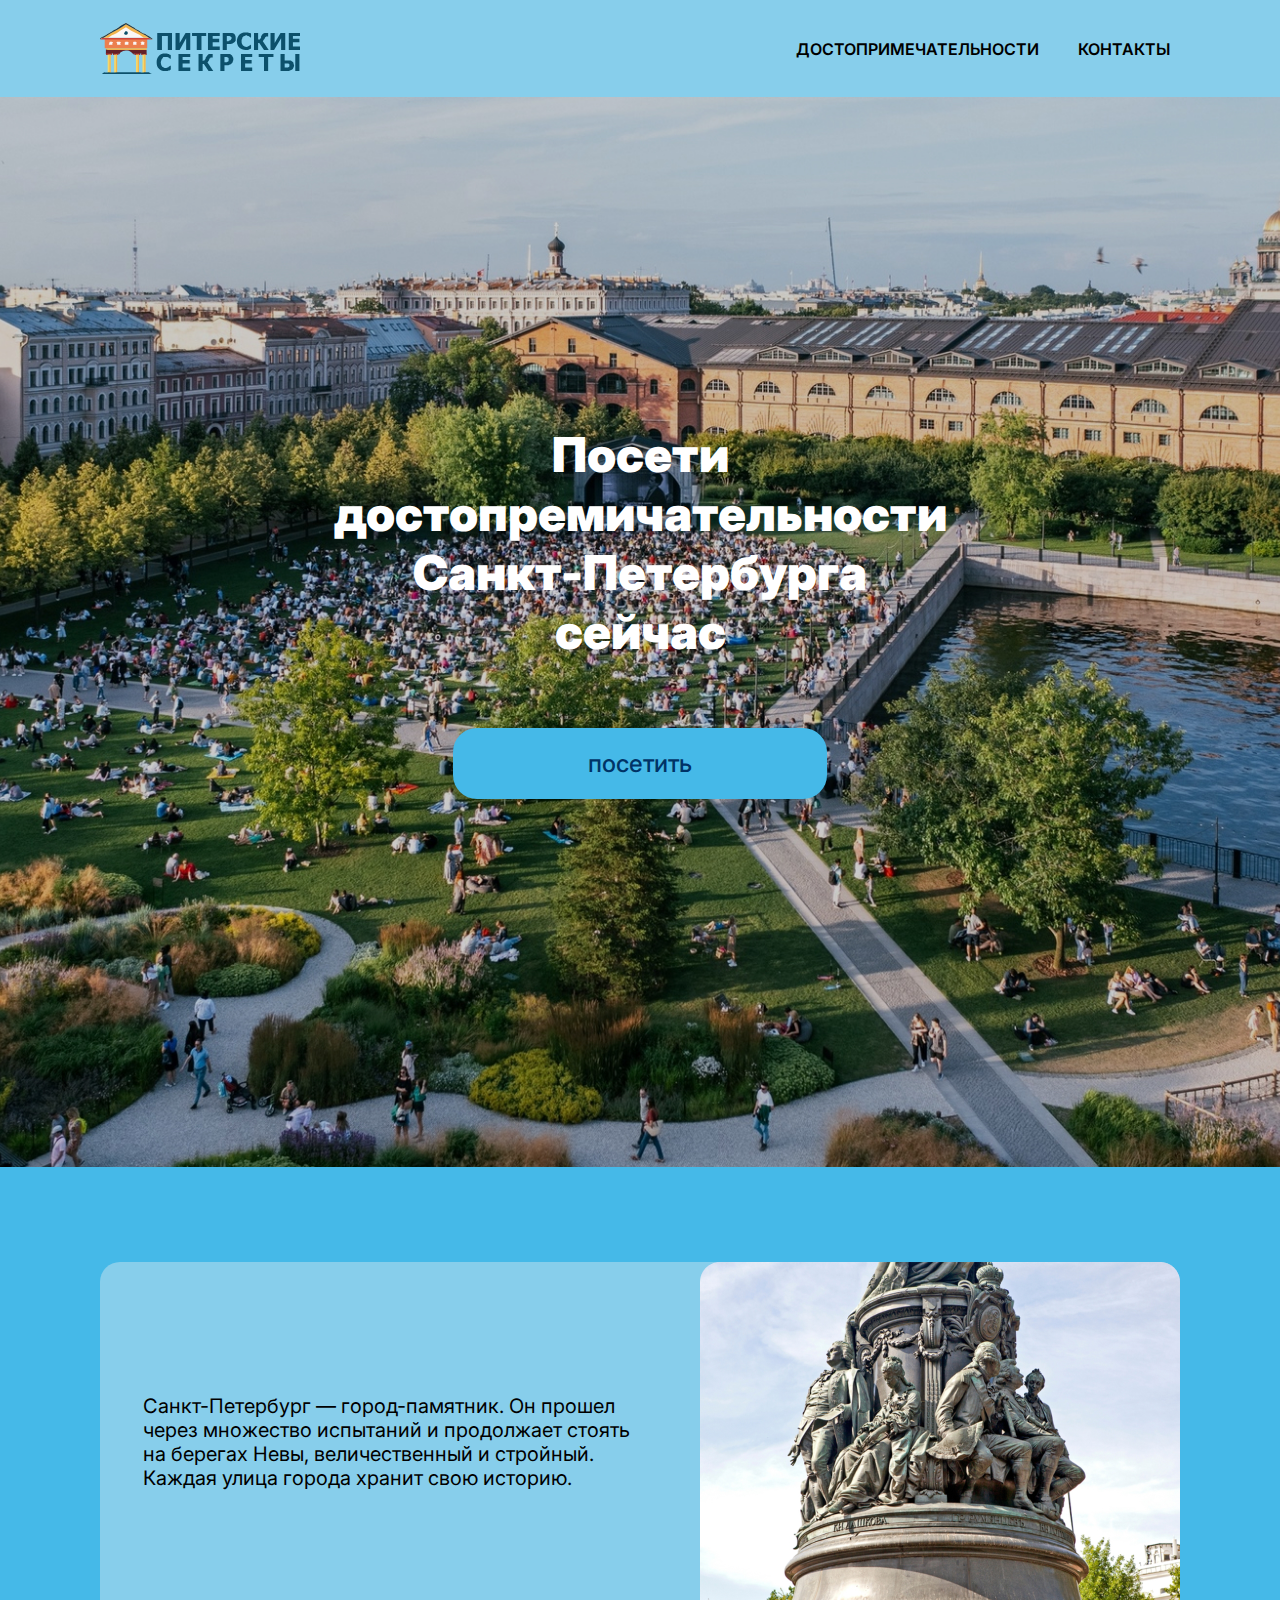
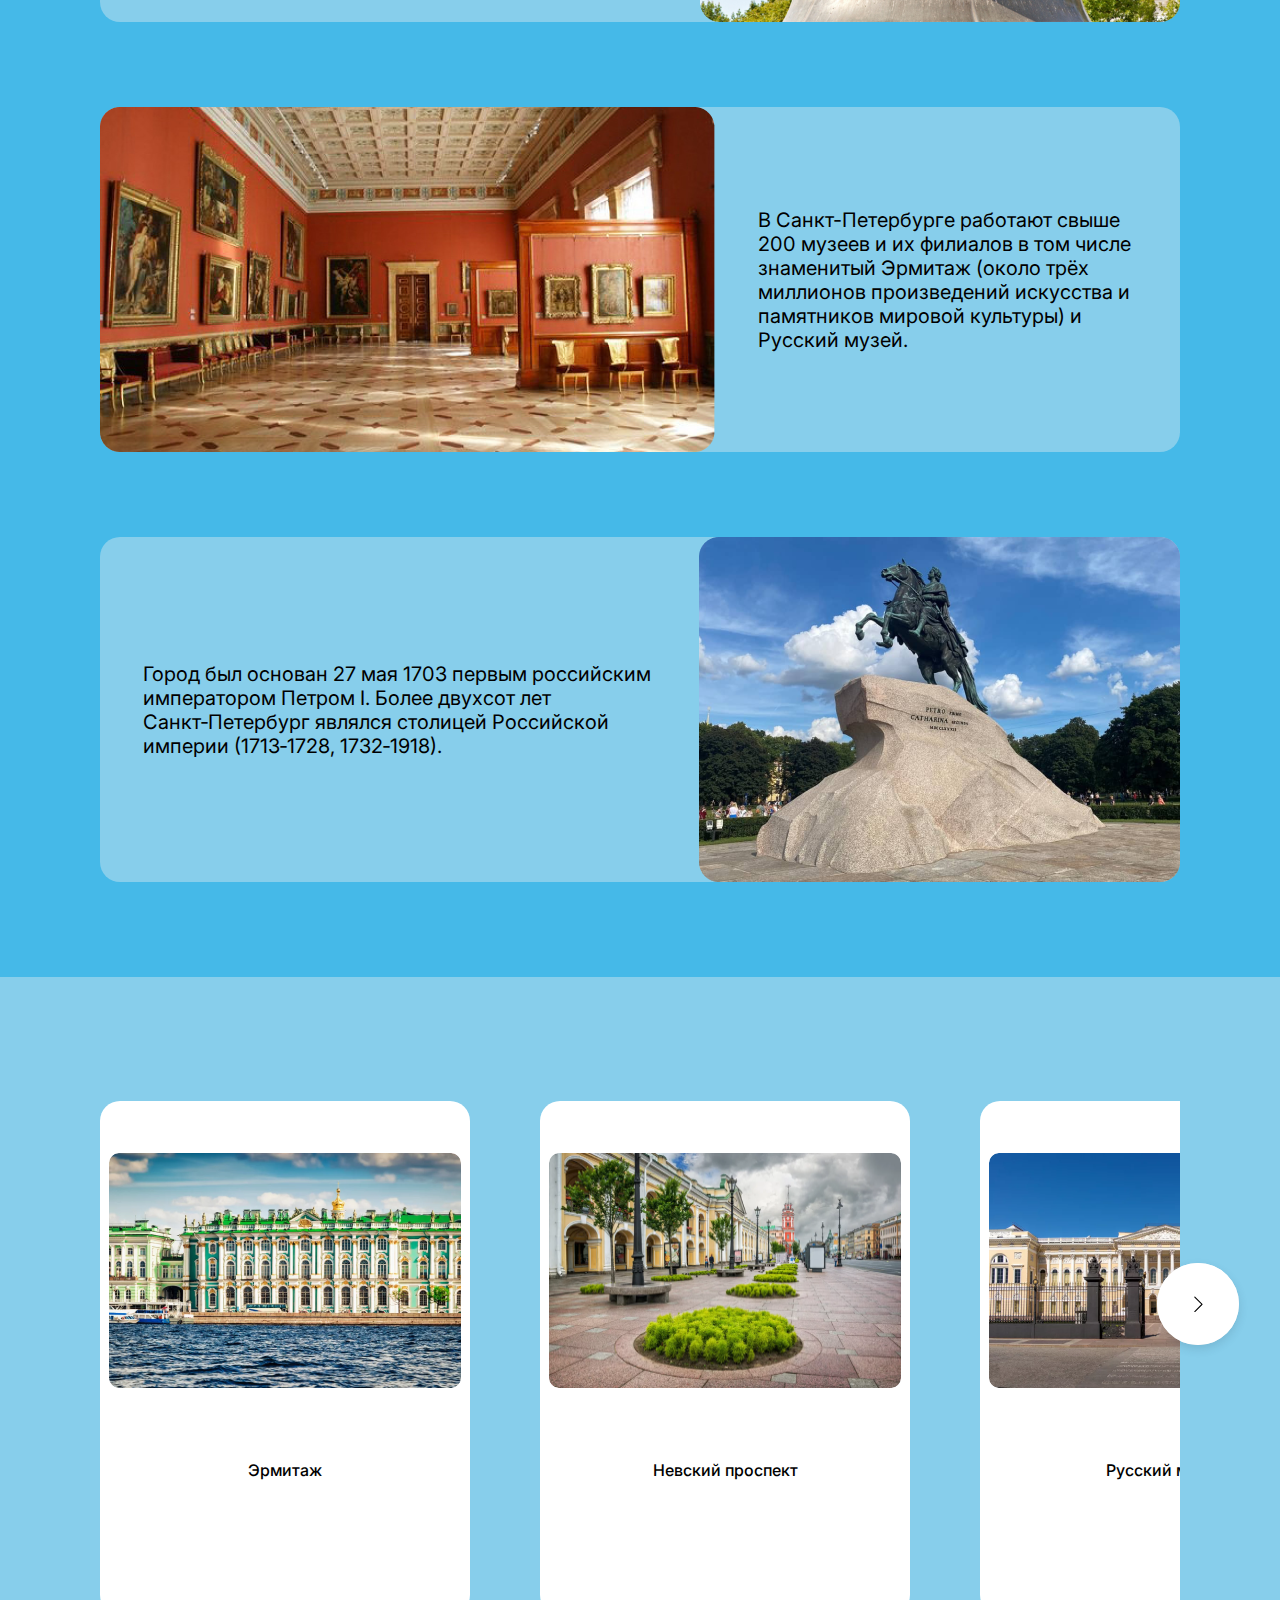
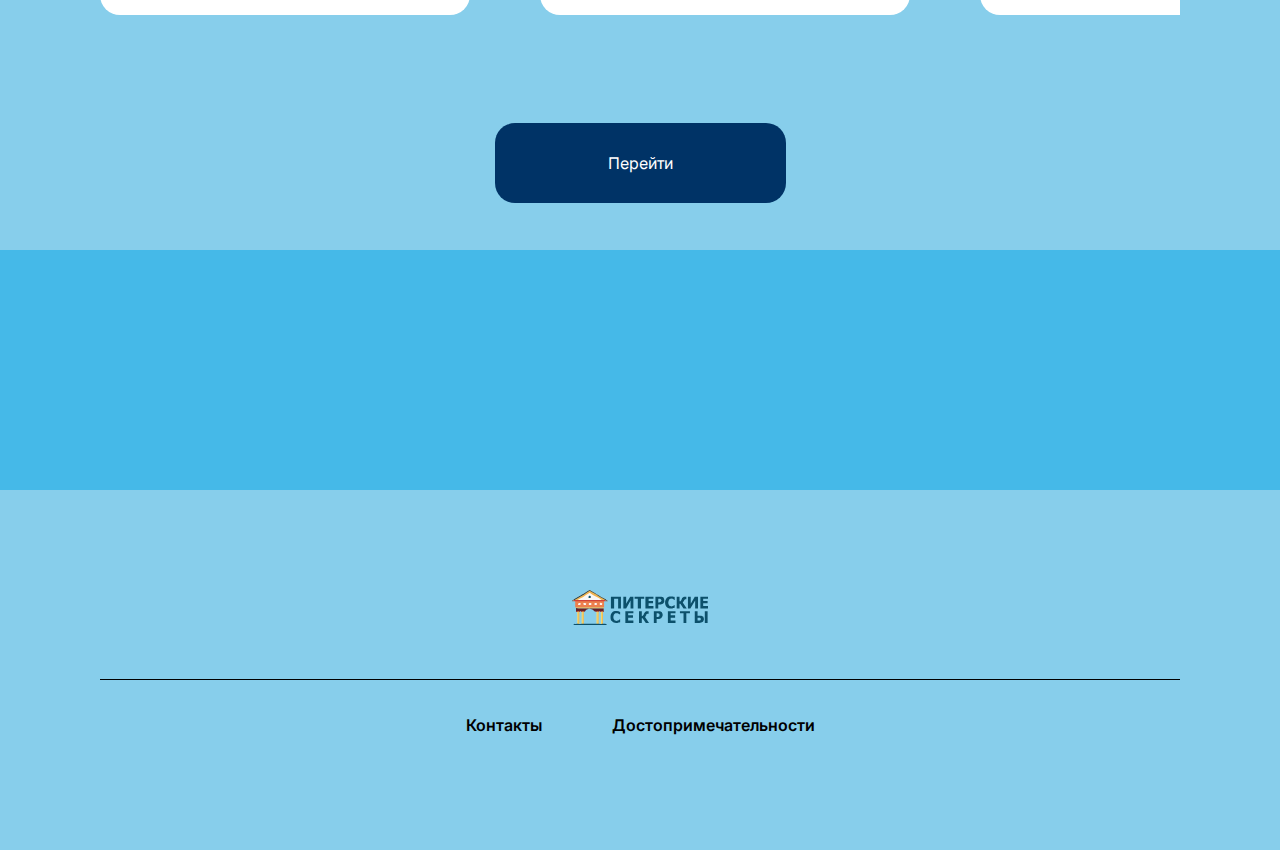
<file: index.html>
<!DOCTYPE html>
<html lang="en">
<head>
    <meta charset="UTF-8">
    <meta name="viewport" content="width=device-width, initial-scale=1.0">
    <link rel="stylesheet" href="./assets/css/style.css">
    <link rel="preconnect" href="https://fonts.googleapis.com">
    <link rel="preconnect" href="https://fonts.gstatic.com" crossorigin>
    <link href="https://fonts.googleapis.com/css2?family=Inter:ital,opsz,wght@0,14..32,100..900;1,14..32,100..900&display=swap" rel="stylesheet">
    
    <title>City-secrets</title>
</head>
<body>
    
    <section class="header">
        <div class="container">
            <div class="header__main">
                    <img src="./assets/img/пс2.svg" width="200px" alt="logo">
                <div class="header__links">
                    <button class="header__btn" id="menu_icon">
                        <img class="header__menu" src="./assets/img/icons8-menu 1.svg" alt="menu">
                    </button>
                    <a class="header__link" href="https://timgizz.github.io/City-secrets/attractions.html">Достопримечательности</a>
                    <a class="header__link" href="https://timgizz.github.io/City-secrets/contacts.html">Контакты</a>
                </div>
            </div>
        </div>
    </section>
    <section class="menu" id="menu">
        <div class="container">
            <div class="menu__plank">
                <p class="menu__link"><a class="menu__links" href="https://timgizz.github.io/City-secrets/attractions.html">Достопримечательности</a></p>
                <p class="menu__link"><a class="menu__links" href="https://timgizz.github.io/City-secrets/contacts.html">Контакты</a></p>
            </div>
        </div>
    </section>
    
    <section class="one">
        <div class="container">
            <div class="one__main">
                <div class="one__text">
                    Посети достопремичательности Санкт-Петербурга <br>сейчас
                </div>
                <a href="https://timgizz.github.io/City-secrets/attractions.html" class="one__link">
                    посетить
                </a>
            </div>
        </div>
    </section>
    <section class="two">
        <div class="container">
            <div class="two__main">
                <div class="two__block">
                    <div class="two__text">
                        Санкт-Петербург — город-памятник. Он прошел через множество испытаний и продолжает стоять на берегах Невы, величественный и стройный. Каждая улица города хранит свою историю.
                    </div>
                    <img class="two__img" src="./assets/img/img1.png" alt="img">
                </div>
                <div class="two__block">
                    <img class="two__img" src="./assets/img/img2.png" alt="img">
                    <div class="two__text">
                        В Санкт-Петербурге работают свыше 200 музеев и их филиалов в том числе знаменитый Эрмитаж (около трёх миллионов произведений искусства и памятников мировой культуры) и Русский музей.
                    </div>
                </div>
                <div class="two__block">
                    <div class="two__text">
                        Город был основан 27 мая 1703 первым российским императором Петром I. Более двухсот лет Санкт‑Петербург являлся столицей Российской империи (1713‑1728, 1732‑1918).
                    </div>
                    <img class="two__img" src="./assets/img/img3.png" alt="img">
                </div>
            </div>
        </div>
    </section>
    <section class="fhree">
        <div class="container">
            <div id="wrapper" class="wrapper">
                <div id="content" class="carusel">
                    <div id="carusel" class="fhree__carusel" >
                        <div class="fhree__blocks" >
                            <div id="fhree__block" class="fhree__block">
                                    <img class="fhree__img" src="./assets/img/эрмитаж.png" alt="Эрмитаж">
                                    <div class="fhree__text">Эрмитаж</div>
                            </div>
                            <div id="fhree__block" class="fhree__block">
                                    <img class="fhree__img" src="./assets/img/nevskiy.png" alt="Эрмитаж">
                                    <div class="fhree__text">Невский проспект</div>
                            </div>
                            <div id="fhree__block" class="fhree__block">
                                    <img class="fhree__img"src="./assets/img/russian_musem.png" alt="Эрмитаж">
                                    <div class="fhree__text">Русский музей</div>
                            </div>
                            <div id="fhree__block" class="fhree__block">
                                    <img class="fhree__img" src="./assets/img/kasanskiy_cobor.png" alt="Эрмитаж">
                                    <div class="fhree__text">Казанский собор</div>
                            </div>
                            <div id="fhree__block" class="fhree__block">
                                    <img class="fhree__img" src="./assets/img/kolonna.png" alt="Эрмитаж">
                                    <div class="fhree__text">Александровская колонна</div>
                            </div>
                            <div id="fhree__block" class="fhree__block">
                                    <img class="fhree__img" src="./assets/img/summer_park.png" alt="Эрмитаж">
                                    <div class="fhree__text">Летний сад</div>
                            </div>
                            <div id="fhree__block" class="fhree__block">
                                    <img class="fhree__img" src="./assets/img/krepost.png" alt="Эрмитаж">
                                    <div class="fhree__text">Петропавловская крепость</div>
                            </div>
                         </div>
                    </div>
                </div>
                <button type="button" id="prev" class="prev">
                    <img class="fhree__button" src="./assets/img/strel_left.svg" alt="strel">
                </button>
                <button type="button" id="next"class="next">
                    <img class="fhree__button" src="./assets/img/strel_right.svg" alt="strel">
                </button>

            </div>
        </div>
        <div class="fhree__link">
            <a class="fhree__pereiti" href="https://timgizz.github.io/City-secrets/attractions.html">Перейти</a>
        </div>
        
    </section>
    <section class="four">
        <div class="container">
            <div class="four__map">
                <script type="text/javascript" charset="utf-8" async src="https://api-maps.yandex.ru/services/constructor/1.0/js/?um=constructor%3A5bf8ef2e625f5a8a1c4fb1170c5439927d15d47bc75ba0731ffce616898f2b68&amp;width=1280&amp;height=520&amp;lang=ru_RU&amp;scroll=true"></script>
            </div>
        </div>
    </section>
    <section class="footer">
        <div class="container">
        <div class="footer__logo">
            <img src="./assets/img/пс2.svg" alt="logo">
        </div>
            <div class="footer__links">
                <p class="footer__link"><a class="footer__link" href="https://timgizz.github.io/City-secrets/contacts.html">Контакты</a></p>
                <p><a class="footer__link" href="https://timgizz.github.io/City-secrets/attractions.html">Достопримечательности</a> </p>
            </div>
        </div>
    </section>
    <script type="module"> 
        import {Slider} from './assets/js/slider.js'
        const next = document.getElementById("next");
        const prev = document.getElementById("prev");
        const slider = new Slider({
            name:'вапа',
            gap: 0 ,
            loop:true
        }); 

        next.addEventListener("click", (e) => {
            console.log(123);
            
            slider.slide_right()
        });
        prev.addEventListener("click", (e) => {
            console.log(123);
            slider.slide_left()
        });
    </script>
    <script src="./assets/js/menu.js"></script>
    <script src="./assets/js/slider.js"></script>
</body>
</html>
</file>
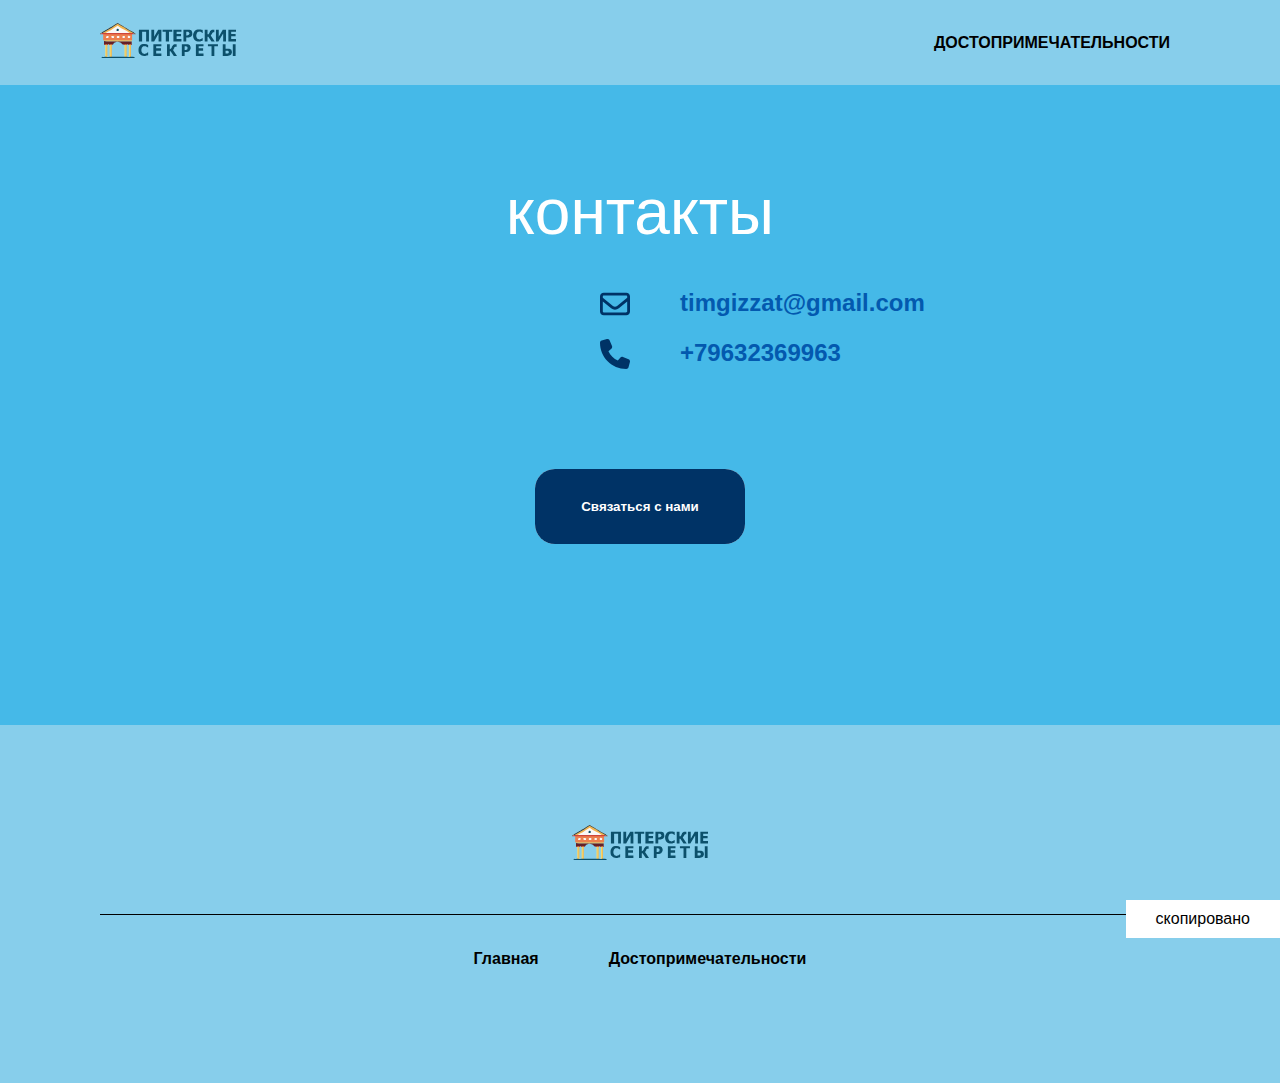
<file: contacts.html>
<!DOCTYPE html>
<html lang="en">
<head>
    <meta charset="UTF-8">
    <meta name="viewport" content="width=device-width, initial-scale=1.0">
    <link rel="stylesheet" href="./assets/css/style.css">
    <title>Контакты</title>
</head>
<body id="body">
    <section class="window"  id="window">
        <div class="window__main">
            <button id="close" class="window__cross"><img src="./assets/img/cross.svg" alt="cross"></button>
            <div class="window__title">
                связаться с нами
            </div>
            <form action="" class="window__inputs">
                <p><input class="window__input" type="text" placeholder="имя" required></p>
                <p><input class="window__input" type="email" placeholder="почта" required></p>
                <!-- <p><input class="window__message" type="text" placeholder="сообщение" required></p> -->
                <p><textarea class="window__message" name="" id="" required placeholder="сообщение"></textarea></p>
                <button class="window__close" id="close">
                    <div class="window__close__text">
                        отправить 
                    </div>
                </button>
            </form>
        </div>
    </section>
    <section class="header">
        <div class="container">
            <div class="header__main">
                    <a href="https://timgizz.github.io/City-secrets/"><img src="./assets/img/пс2.svg" alt="logo"></a>
                <div class="header__links">
                    <button class="header__btn" id="menu_icon">
                        <img class="header__menu" src="./assets/img/icons8-menu 1.svg" alt="menu">
                    </button>
                    <a class="header__link" href="https://timgizz.github.io/City-secrets/attractions.html">Достопримечательности</a>
                </div>
            </div>
        </div>
    </section>
    <section class="menu" id="menu">
        <div class="container">
            <div class="menu__plank">
                <p class="menu__link"><a class="menu__links" href="https://timgizz.github.io/City-secrets/attractions.html">Достопримечательности</a></p>
            </div>
        </div>
    </section>
    <section class="copy">
        скопировано
    </section>
    <section class="contacts" >
        <div class="container">
            <div class="contacts__main">
                <div class="contacts__title">
                    контакты
                </div>
                <div class="contacts__container">
                    <div class="contacts__mail">
                        <div class="f">
                            <svg class="icon" xmlns="http://www.w3.org/2000/svg" viewBox="0 0 512 512"><path d="M64 112c-8.8 0-16 7.2-16 16l0 22.1L220.5 291.7c20.7 17 50.4 17 71.1 0L464 150.1l0-22.1c0-8.8-7.2-16-16-16L64 112zM48 212.2L48 384c0 8.8 7.2 16 16 16l384 0c8.8 0 16-7.2 16-16l0-171.8L322 328.8c-38.4 31.5-93.7 31.5-132 0L48 212.2zM0 128C0 92.7 28.7 64 64 64l384 0c35.3 0 64 28.7 64 64l0 256c0 35.3-28.7 64-64 64L64 448c-35.3 0-64-28.7-64-64L0 128z"/></svg>
                        </div>
                        <a href="mailto:timgizzat@gmail.com" onclick="copy(this.textContent)" class="contacts__gmail">
                            timgizzat@gmail.com
                        </a>
                    </div>
                    <div class="contacts__number">
                        <div class="f">
                            <svg class="icon" xmlns="http://www.w3.org/2000/svg" viewBox="0 0 512 512"><path d="M164.9 24.6c-7.7-18.6-28-28.5-47.4-23.2l-88 24C12.1 30.2 0 46 0 64C0 311.4 200.6 512 448 512c18 0 33.8-12.1 38.6-29.5l24-88c5.3-19.4-4.6-39.7-23.2-47.4l-96-40c-16.3-6.8-35.2-2.1-46.3 11.6L304.7 368C234.3 334.7 177.3 277.7 144 207.3L193.3 167c13.7-11.2 18.4-30 11.6-46.3l-40-96z"/></svg>
                        </div>
                        <a href="tel:+79632369963" onclick="copy(this.textContent)" class="contacts__phone">
                            +79632369963
                        </a>
                    </div>
                </div>
                <div class="contacts__button" id="contacts__button">
                    <button class="contacts__button" type="button"><div class="contacts__text">Связаться с нами</div></button>
                </div>
            </div>
        </div>
    </section>
    
    <section class="footer">
        <div class="container">
            <div class="footer__logo">
                <img src="./assets/img/пс2.svg" alt="logo">
            </div>
            <div class="footer__links">
                <p class="footer__link"><a class="footer__link" href="https://timgizz.github.io/City-secrets/attractions.html">Главная</a></p>
                <p><a class="footer__link" href="https://timgizz.github.io/City-secrets/attractions.html">Достопримечательности</a> </p>
            </div>
        </div>
    </section>
    <script src="./assets/js/modal_window.js"></script>
    <script src="./assets/js/menu.js"></script>
    <script src="./assets/js/copy.js"></script>
</body>
</html>
</file>
<file: assets/css/style.css>
* {
  margin: 0;
  padding: 0;
  font-family: "Inter", sans-serif;
}

a {
  text-decoration: none;
  color: #000;
}

.container {
  padding: 0px 100px;
  position: relative;
}
@media (max-width: 768px) {
  .container {
    padding: 0px 20px;
  }
}

.header {
  background-color: #87CEEB;
  padding: 23px 0;
  box-shadow: 0px 4px 10px 0px rgba(34, 60, 80, 0.15);
}
.header__main {
  display: flex;
  justify-content: space-between;
  align-items: center;
}
.header__links {
  display: flex;
  justify-content: space-between;
  gap: 19px;
}
.header__link {
  text-transform: uppercase;
  color: #000;
  font-weight: 600;
  padding: 10px;
}
@media (max-width: 768px) {
  .header__link {
    display: none;
  }
}
.header__link:hover {
  background-color: #003366;
  color: #FFF;
}
.header__menu {
  display: none;
}
@media (max-width: 768px) {
  .header__menu {
    display: flex;
  }
}
.header__btn {
  border: none;
  background-color: #87CEEB;
  cursor: pointer;
}

.menu {
  background-color: #45B9E8;
  display: none;
}
.menu__plank {
  padding: 10px;
  display: block;
  right: 40px;
  top: 75px;
}
.menu__link {
  margin-top: 16px;
  margin-bottom: 16px;
}
.menu__links {
  text-transform: uppercase;
  color: #000;
  font-weight: 600;
  padding: 10px;
}
.menu__links:hover {
  background-color: #003366;
  color: #fff;
}

.one {
  background-image: url(../img/image.jpg);
  background-position: center;
  background-size: cover;
  background-repeat: no-repeat;
}
.one__text {
  font-size: 48px;
  font-weight: 900;
  color: #fff;
  width: 766px;
  text-align: center;
  margin: auto;
  padding-top: 328px;
  margin-bottom: 88px;
}
@media (max-width: 1025px) {
  .one__text {
    font-size: 20px;
    max-width: 259px;
  }
}
.one__link {
  color: #003366;
  font-size: 24px;
  font-weight: 500;
  background-color: #45B9E8;
  margin: auto;
  padding: 21px 135px;
  border-radius: 24px;
}
@media (max-width: 768px) {
  .one__link {
    font-size: 16px;
    padding: 16px 97px;
  }
}
.one__link:hover {
  background-color: #003366;
  color: #45B9E8;
}
.one__main {
  text-align: center;
  padding-bottom: 389px;
}

.two {
  background-color: #45B9E8;
  padding-top: 95px;
  padding-bottom: 10px;
}
.two__block {
  display: flex;
  justify-content: space-between;
  align-items: center;
  background-color: #87CEEB;
  margin: auto;
  border-radius: 20px;
  margin-bottom: 85px;
}
@media (max-width: 768px) {
  .two__block {
    display: block;
    max-width: 360px;
    margin: auto;
    margin-bottom: 84px;
    height: auto;
  }
}
.two__text {
  width: 557px;
  font-size: 20px;
  padding-left: 43px;
  margin: auto;
  padding-right: 43px;
}
@media (max-width: 1144px) {
  .two__text {
    font-size: 16px;
    max-width: 270px;
  }
}
@media (max-width: 768px) {
  .two__text {
    display: block;
    padding: 0 24px;
    padding-top: 43px;
    padding-bottom: 67px;
    max-width: 248px;
    text-align: center;
  }
}
@media (max-width: 1118px) {
  .two__img {
    width: 50%;
  }
}
@media (max-width: 768px) {
  .two__img {
    width: 100%;
    margin-bottom: -10px;
  }
}

.fhree {
  background-color: #87CEEB;
}
.fhree__button {
  padding: 26px;
  box-shadow: 0px 4px 10px 0px rgba(34, 60, 80, 0.15);
  border-radius: 100px;
  background-color: #fff;
}
@media (max-width: 360px) {
  .fhree__button {
    padding: 20px;
  }
}
.fhree__carusel {
  display: flex;
  justify-content: space-between;
}
.fhree__block {
  padding: 52px 9px 135px;
  background-color: #fff;
  border-radius: 20px;
}
@media (max-width: 320px) {
  .fhree__block {
    padding: 52px 5px 135px;
  }
}
.fhree__text {
  text-align: center;
  margin-top: 68px;
  font-weight: 500;
}
.fhree__blocks {
  display: flex;
  justify-content: center;
  gap: 70px;
  padding-bottom: 15px;
  touch-action: none;
}
.fhree__img {
  width: 352px;
  height: 235px;
  border-radius: 10px;
}
.fhree__link {
  text-align: center;
  padding-bottom: 77px;
  margin-top: 0px;
  margin-top: 123px;
}
.fhree__pereiti {
  color: #fff;
  background-color: #003366;
  padding: 30px 113px;
  border-radius: 20px;
}
.fhree__pereiti:hover {
  background-color: #0359af;
  color: rgba(247, 247, 247, 0.7529411765);
}
@media (max-width: 425px) {
  .fhree__img {
    width: 300px;
    height: auto;
  }
}
@media (max-width: 360px) {
  .fhree__img {
    width: 260px;
    height: auto;
  }
}

.slider-container {
  position: relative;
  width: 600px;
  height: 400px;
  margin: 0 auto;
  overflow: hidden;
}

.slider {
  display: flex;
  transition: transform 0.5s ease-in-out;
}

.slider img {
  width: 100%;
  height: 100%;
  -o-object-fit: cover;
     object-fit: cover;
}

.prev,
.next {
  position: absolute;
  top: 50%;
  border: none;
  font-size: 24px;
  background: white;
  border-radius: 50%;
  height: 82px;
  cursor: pointer;
}
@media (max-width: 360px) {
  .prev,
  .next {
    height: 70px;
  }
}

.prev {
  top: 50%;
  left: -100px;
  transform: translate(50%, -50%);
  display: none;
}
@media (max-width: 770px) {
  .prev {
    left: -50px;
  }
}
@media (max-width: 425px) {
  .prev {
    top: 655px;
    left: -10px;
  }
}
@media (max-width: 360px) {
  .prev {
    top: 625px;
  }
}

.next {
  top: 50%;
  right: -100px;
  transform: translate(-50%, -50%);
}
@media (max-width: 770px) {
  .next {
    right: -50px;
  }
}
@media (max-width: 425px) {
  .next {
    top: 655px;
    right: -10px;
  }
}
@media (max-width: 360px) {
  .next {
    top: 625px;
  }
}

.carusel {
  overflow: auto;
  scroll-behavior: smooth;
  scrollbar-width: none;
}

.wrapper {
  padding-top: 124px;
  width: 100%;
  position: relative;
  margin: auto;
}
@media (max-width: 425px) {
  .wrapper {
    width: 318px;
  }
}
@media (max-width: 360px) {
  .wrapper {
    width: 278px;
  }
}

.four {
  background-color: #45B9E8;
}
.four__map {
  display: flex;
  justify-content: center;
  padding-top: 60px;
  padding-bottom: 180px;
}

.footer {
  background-color: #87CEEB;
  padding-bottom: 85px;
}
.footer__links {
  padding-top: 35px;
  display: flex;
  justify-content: center;
  gap: 70px;
  border-top: 1px solid #000;
}
@media (max-width: 425px) {
  .footer__links {
    display: block;
    gap: 20px;
    text-align: center;
  }
}
.footer__link {
  margin-bottom: 30px;
  color: #000;
  font-weight: 600;
}
.footer__link:hover {
  color: rgba(74, 74, 74, 0.7529411765);
}
.footer__last {
  color: #000;
}
.footer__logo {
  text-align: center;
  padding-top: 100px;
  margin-bottom: 50px;
}

.contacts {
  background-color: #45B9E8;
  height: 640px;
}
.contacts__main {
  text-align: center;
}
.contacts__title {
  padding-top: 90px;
  color: #fff;
  font-size: 64px;
  margin-bottom: 40px;
}
.contacts__button {
  border: none;
  border-radius: 20px;
  cursor: pointer;
  width: 210px;
  margin: auto;
  margin-top: 50px;
}
.contacts__text {
  color: #fff;
  background-color: #003366;
  padding: 30px 46px;
  border-radius: 20px;
  font-weight: 600;
}
.contacts__text:hover {
  background-color: #0359af;
}
.contacts__number, .contacts__mail {
  display: flex;
  gap: 50px;
  margin-top: 20px;
}
@media (max-width: 375px) {
  .contacts__number, .contacts__mail {
    flex-direction: column;
    gap: 20px;
  }
}
.contacts__container {
  margin: 0 500px;
}
@media (max-width: 951px) {
  .contacts__container {
    margin: 0 50px;
  }
}
.contacts__phone, .contacts__gmail {
  font-size: 24px;
  color: #0359af;
  cursor: pointer;
  font-weight: 600;
}
@media (max-width: 486px) {
  .contacts__phone, .contacts__gmail {
    font-size: 16px;
  }
}

.window {
  width: 100%;
  height: 100%;
  position: fixed;
  background-color: rgba(128, 128, 128, 0.678);
  display: none;
  z-index: 10;
}
.window__main {
  background-color: #fff;
  width: 1066px;
  height: 787px;
  margin: auto;
  position: relative;
}
.window__inputs {
  display: flex;
  gap: 10px;
  text-align: center;
  flex-direction: column;
}
.window__title {
  text-align: center;
  margin-top: 67px;
  margin-bottom: 121px;
  font-size: 50px;
  font-weight: 500;
}
@media (max-width: 425px) {
  .window__title {
    margin-bottom: 50px;
    font-size: 24px;
  }
}
.window__close {
  padding: 15px 40px;
  width: 160px;
  margin: auto;
  border: none;
  background-color: #003366;
  border-radius: 20px;
  margin-top: 50px;
  font-weight: 600;
}
.window__close__text {
  color: #fff;
}
.window__close:hover {
  background-color: #0359af;
}
.window__message, .window__input {
  padding: 24px;
  border: none;
  border-radius: 20px;
  background-color: #E0DEDE;
  outline: none;
  outline-offset: 0;
  font-size: 16px;
  width: 556px;
}
@media (max-width: 636px) {
  .window__message, .window__input {
    width: 330px;
  }
}
@media (max-width: 425px) {
  .window__message, .window__input {
    width: 240px;
  }
}
.window__message {
  padding-bottom: 157px;
  resize: none;
}
.window__cross {
  position: absolute;
  right: 45px;
  top: 45px;
  border: none;
  background-color: #FFF;
  cursor: pointer;
}
@media (max-width: 425px) {
  .window__cross {
    right: 30px;
    top: 25px;
  }
}

@keyframes slideIn {
  from {
    transform: translateY(-10px);
    opacity: 0;
  }
  to {
    transform: translateY(0);
    opacity: 1;
  }
}
.flipped {
  transform: rotateX(180deg);
}

.filter_search {
  background-color: #45B9E8;
}
.filter_search__main {
  display: flex;
  justify-content: space-between;
  align-items: center;
  padding: 17px 0;
}
@media (max-width: 620px) {
  .filter_search__main {
    flex-direction: column;
    gap: 20px;
  }
}
.filter_search__sort {
  background-color: #0359af;
  border: none;
  padding: 10px;
  color: #fff;
  font-size: 14px;
  font-weight: 600;
  border-radius: 10px;
  cursor: pointer;
}
.filter_search__filter {
  display: flex;
  align-items: center;
  gap: 100px;
  position: relative;
}
@media (max-width: 943px) {
  .filter_search__filter {
    gap: 5px;
  }
}
@media (max-width: 621px) {
  .filter_search__filter {
    gap: 10px;
    flex-direction: column;
  }
}
.filter_search__filter__text {
  font-size: 16px;
  width: 94.5px;
}
.filter_search__filter__img.rotate {
  transform: rotateX(180deg);
}
.filter_search__filter__img {
  transition: transform 0.3s ease;
}
.filter_search__filter__btn {
  display: flex;
  align-items: center;
  gap: 33px;
  font-size: 16px;
  border: none;
  background-color: #fff;
  cursor: pointer;
  font-size: 16px;
  padding: 9px 0;
  padding-left: 32px;
  border-radius: 20px;
  padding-right: 14px;
  width: 217px;
}
@media (max-width: 940px) {
  .filter_search__filter__btn {
    font-size: 16px;
  }
}
.filter_search__search {
  background-color: #003366;
  display: flex;
  align-items: center;
  padding: 4px;
  border-radius: 12px;
}
.filter_search__search__input {
  font-size: 16px;
  border: none;
  border-radius: 10px;
  padding: 12px 25px;
  outline: 0;
}
@media (max-width: 940px) {
  .filter_search__search__input {
    font-size: 16px;
    width: 240px;
  }
}

.all__btn {
  display: flex;
  flex-direction: column;
  position: absolute;
  z-index: 10;
  left: 22px;
  display: none;
  top: 70px;
  border-radius: 20px;
}
.all__btn__btns {
  border: none;
  background-color: #fff;
  font-size: 16px;
  cursor: pointer;
  padding: 15px 0px;
  padding-left: 40px;
  width: 170px;
  padding-right: 88px;
}
.all__btn__btns:hover {
  background-color: #E0DEDE;
}

.osob {
  padding-right: 35px;
}

.content {
  display: flex;
  justify-content: center;
  flex-wrap: wrap;
  gap: 64px;
  padding-top: 80px;
}
.content__block {
  width: 345px;
  height: 535px;
  background-color: #fff;
  border-radius: 20px;
  position: relative;
  transition: transform 0.5s ease;
}
.content__block:hover {
  transform: scale(1.05);
}
@media (max-width: 425px) {
  .content__block {
    width: 290px;
  }
}
.content__img {
  overflow: scroll;
  width: 345px;
  border-top-left-radius: 20px;
  border-top-right-radius: 20px;
}
@media (max-width: 425px) {
  .content__img {
    width: 290px;
    height: auto;
  }
}
.content__section {
  background-color: #F0F0F0;
}
.content__section__button {
  display: flex;
  justify-content: center;
  gap: 10px;
  margin-top: 140px;
  padding-bottom: 145px;
  align-items: center;
}
.content__section__button__pagin {
  display: flex;
  gap: 7px;
}
.content__text {
  margin: auto;
  text-align: center;
  margin-top: 18px;
  max-width: 300px;
}
@media (max-width: 425px) {
  .content__text {
    max-width: 250px;
  }
}
.content__title {
  text-align: center;
  margin-top: 47px;
}
.content__address {
  color: #000;
  font-weight: 600;
  position: absolute;
  bottom: 34px;
  left: 0;
  right: 0;
  text-align: center;
}
.content__btn {
  height: 62px;
  width: 62px;
  border-color: #45B9E8;
  border-style: double;
  cursor: pointer;
  border-radius: 13px;
  background-color: #45B9E8;
  color: #FFF;
}
.content__num1, .content__num2 {
  background-color: #F0F0F0;
  font-size: 24px;
}
.content__num1 {
  background-color: #45B9E8;
  color: #FFF;
}
.content__num2 {
  background-color: #F0F0F0;
  color: #000;
}

.pagination__button {
  margin-left: 100px;
  margin-right: 100px;
  display: flex;
  justify-content: center;
  gap: 10px;
  margin-top: 20px;
  padding-bottom: 45px;
}
.pagination__button button {
  color: #FFF;
  font-size: 24px;
  padding: 17px 25px;
  background-color: #45B9E8;
  border: none;
  border-radius: 13px;
  cursor: pointer;
}

.pagination__Show_more {
  margin-top: 71px;
  padding-top: 70px;
  border-top: 1px solid #000;
  text-align: center;
}

#number_pagination {
  text-align: center;
  font-weight: 600;
  font-size: 24px;
  padding-bottom: 80px;
}

[type=search]::-webkit-search-cancel-button {
  -webkit-appearance: none;
  appearance: none;
  height: 20px;
  width: 20px;
  background-image: url(../img/cross.svg);
  background-size: 20px 20px;
  cursor: pointer;
}

.laoder2,
.loader {
  margin: auto;
  width: 100px;
  height: 100px;
  display: flex;
}

.loader {
  padding-top: 100px;
}

.description {
  background-color: #E0DEDE;
}
.description__title {
  padding-top: 100px;
  padding-bottom: 100px;
  font-weight: 600;
  font-size: 24px;
  text-align: center;
}
.description__imgs {
  display: flex;
  flex-wrap: wrap;
  gap: 30px;
  justify-content: center;
}
.description__img {
  border-radius: 5px;
  width: auto;
  height: 265px;
  cursor: pointer;
}
@media (max-width: 503px) {
  .description__img {
    width: 300px;
    height: auto;
  }
}
.description__text {
  text-align: center;
}
.description__texts {
  padding-top: 70px;
  display: flex;
  flex-direction: column;
  gap: 40px;
}
.description__address {
  text-align: center;
  margin-top: 70px;
  font-weight: 600;
}

.back {
  position: absolute;
  top: 35px;
}
.back__img {
  height: 40px;
}

.copy {
  background-color: #fff;
  padding: 10px 30px;
  position: fixed;
  z-index: 10;
  bottom: -38.4px;
  right: 0;
  transition: transform 3s ease;
}

.poav {
  transition: transform 0.5s linear;
  transform: translateY(-38.4px);
}

.ishes {
  transition: transform 0.5s linear;
  transform: translateY(38.4px);
}

.icon {
  height: 30px;
  fill: #003366;
}

.f {
  display: flex;
  gap: 10px;
}

.reviews {
  background-color: #E0DEDE;
}
.reviews__input {
  display: flex;
  flex-direction: column;
  width: 300px;
  gap: 10px;
}
.reviews__input input {
  font-size: 20px;
  outline: none;
  border: 0;
  padding: 10px;
  border-radius: 10px;
  width: 100%;
}
@media (max-width: 355px) {
  .reviews__input input {
    width: 250px;
  }
}
.reviews__input textarea {
  font-size: 20px;
  width: 500px;
  height: 150px;
  outline: none;
  border: 0;
  padding: 10px;
  resize: none;
  border-radius: 10px;
}
@media (max-width: 548px) {
  .reviews__input textarea {
    width: 300px;
  }
}
@media (max-width: 355px) {
  .reviews__input textarea {
    width: 250px;
  }
}
.reviews__post {
  margin: 20px 0px;
  font-size: 20px;
  padding: 10px;
  background-color: #003366;
  border: 0;
  font-weight: 600;
  color: #fff;
  cursor: pointer;
  text-align: center;
}
.reviews__title {
  text-align: center;
  font-weight: 600;
  font-size: 20px;
  margin-bottom: 10px;
}
.reviews__message, .reviews__rating, .reviews__name {
  font-weight: 600;
  font-size: 20px;
}
.reviews__message p, .reviews__rating p, .reviews__name p {
  max-width: 700px;
  font-weight: normal;
  margin-left: 20px;
  margin-bottom: 10px;
}
.reviews__main {
  background-color: #bababa;
  padding: 10px;
  border-radius: 10px;
  position: relative;
}
.reviews__del {
  border: none;
  background-color: #003366;
  padding: 10px;
  color: #fff;
  cursor: pointer;
  font-weight: 600;
  font-size: 16px;
  position: absolute;
  bottom: 10px;
  right: 10px;
}
.reviews__content {
  display: flex;
  flex-direction: column;
  gap: 10px;
  padding-bottom: 100px;
}

#rating {
  width: 160px;
  font-size: 16px;
  padding: 2px;
}

.no_reviews {
  font-size: 30px;
  text-align: center;
}

.modal {
  position: fixed;
  z-index: 999;
  top: 0;
  background-color: rgba(0, 0, 0, 0.3490196078);
  height: 100%;
  width: 100%;
  overflow: auto;
  scroll-behavior: smooth;
  scrollbar-width: none;
  display: none;
}
.modal__img {
  position: relative;
  min-width: 700px;
  height: auto;
}
@media (max-width: 900px) {
  .modal__img {
    min-width: 550px;
  }
}
@media (max-width: 590px) {
  .modal__img {
    min-width: 360px;
  }
}
@media (max-width: 400px) {
  .modal__img {
    min-width: 280px;
  }
}
.modal__content {
  position: relative;
  margin: auto;
  overflow: hidden;
  max-width: 700px;
  display: flex;
  justify-content: space-around;
  margin-top: 100px;
}
@media (max-width: 900px) {
  .modal__content {
    width: 550px;
  }
}
@media (max-width: 590px) {
  .modal__content {
    width: 360px;
  }
}
@media (max-width: 400px) {
  .modal__content {
    width: 280px;
  }
}
.modal__cross {
  background-color: rgba(255, 255, 255, 0);
  border: none;
  position: absolute;
  top: 0;
  right: 0;
  cursor: pointer;
}
.modal__button {
  fill: #ff0000;
  padding: 10px 10px;
}
.modal__prev, .modal__next {
  position: absolute;
  width: 50px;
  height: 50px;
  background-color: rgba(255, 255, 255, 0.6274509804);
  border: none;
  position: absolute;
  border-radius: 50%;
  cursor: pointer;
}
.modal__next {
  top: 50%;
  right: 100px;
}
@media (max-width: 1218px) {
  .modal__next {
    right: 0px;
  }
}
@media (max-width: 400px) {
  .modal__next {
    top: 110%;
    right: 50px;
  }
}
.modal__prev {
  left: 100px;
  top: 50%;
}
@media (max-width: 1218px) {
  .modal__prev {
    left: 0px;
  }
}
@media (max-width: 400px) {
  .modal__prev {
    top: 110%;
    left: 50px;
  }
}
.modal__main {
  position: relative;
}
</file>
